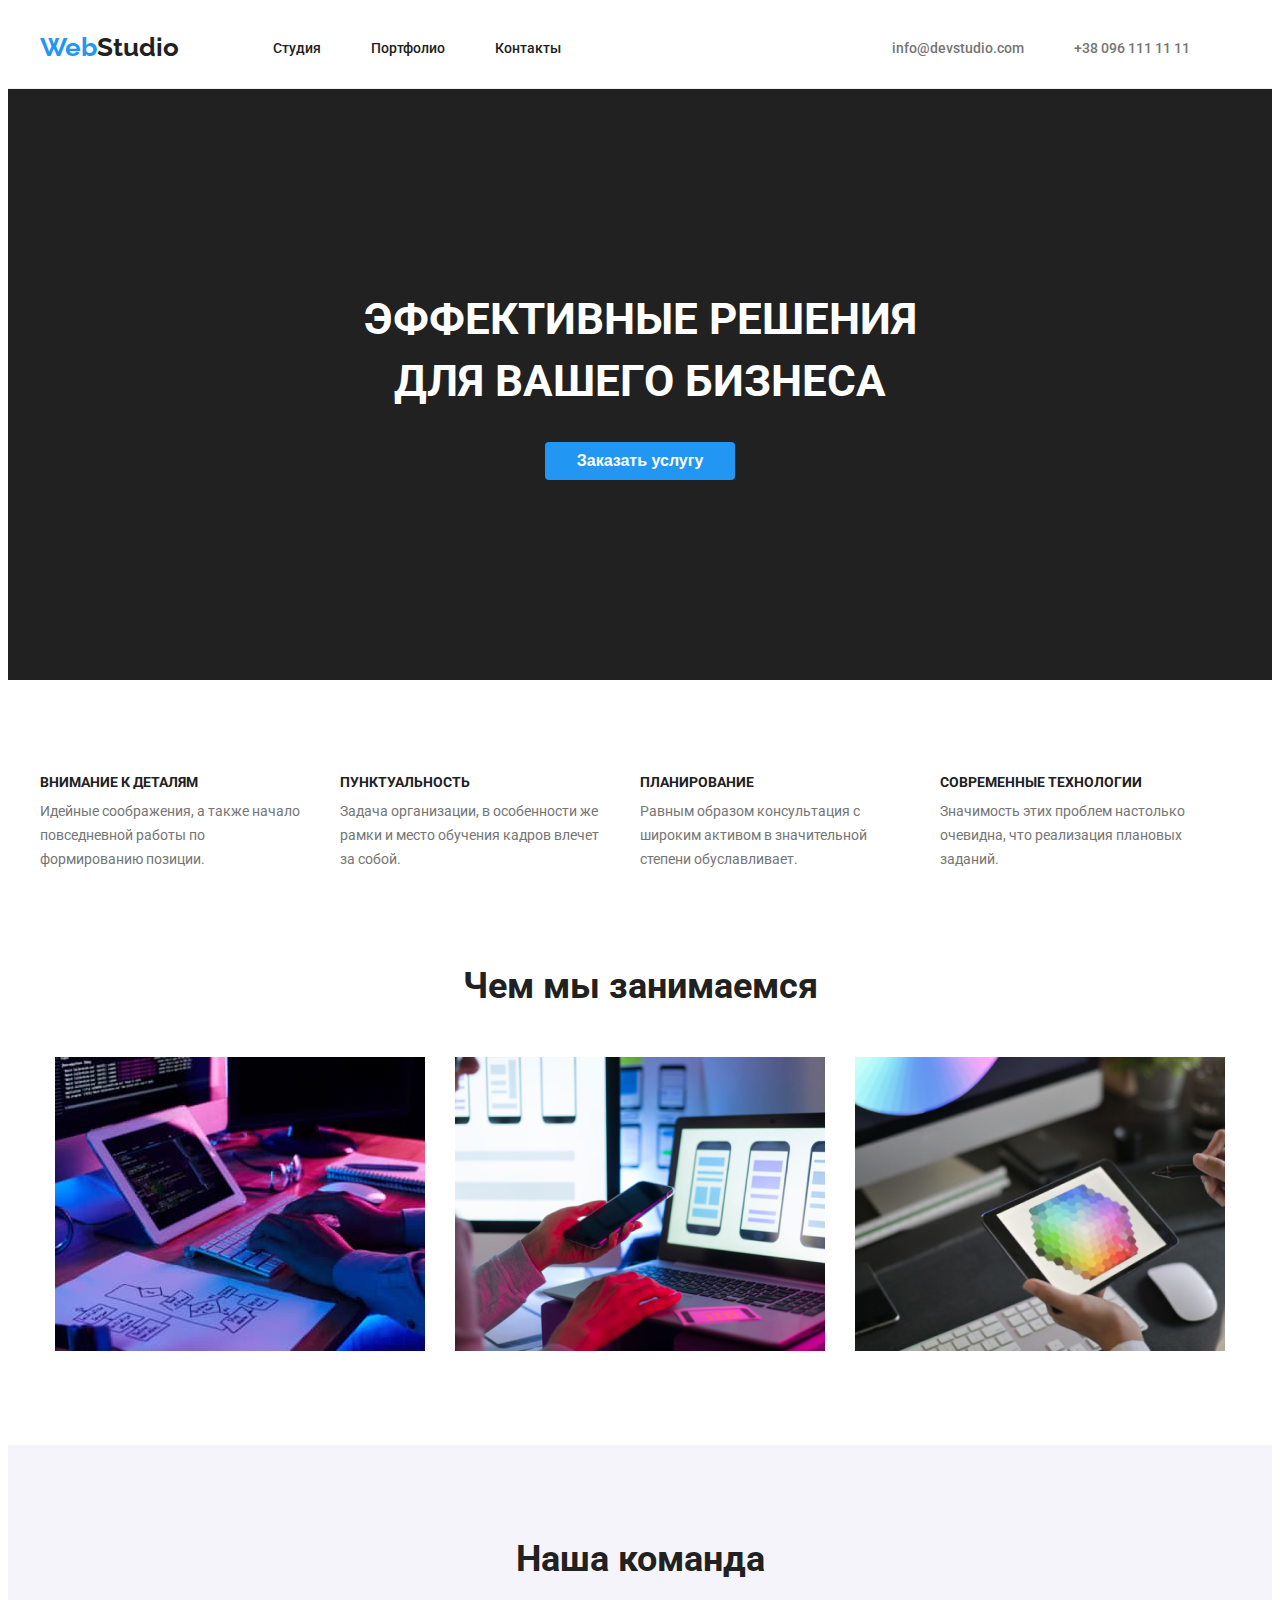
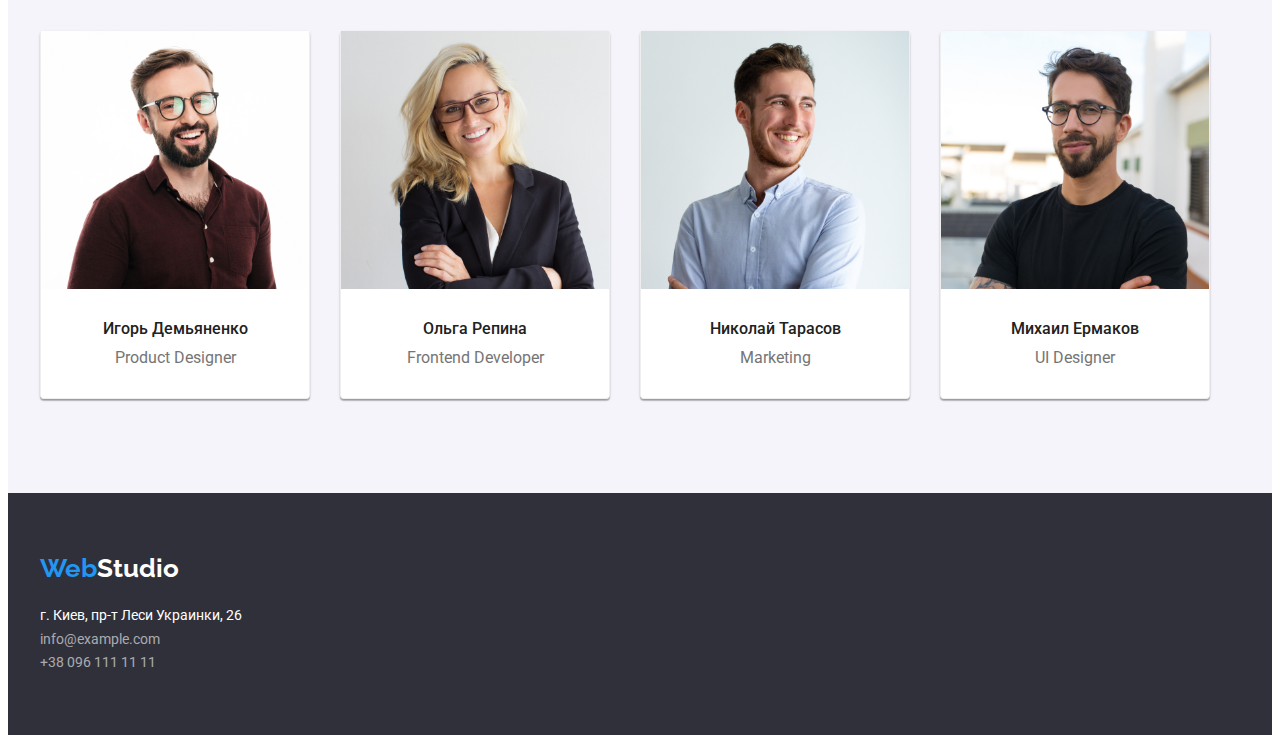
<file: index.html>
<!DOCTYPE html>
<html lang="ru">
  <head>
    <meta charset="UTF-8"/>
    <meta http-equiv="X-UA-Compatible" content="IE=edge"/>
    <meta name="viewport" content="width=device-width, initial-scale=1.0"/>
    <title>WebStudio</title>
    <link href="https://fonts.googleapis.com/css2?family=Raleway:wght@700&family=Roboto:wght@400;500;700;900&display=swap"
          rel="stylesheet">
    <link rel="preconnect" href="https://fonts.googleapis.com">
    <link rel="preconnect" href="https://fonts.gstatic.com" crossorigin>
    <link rel="stylesheet" href="https://cdnjs.cloudflare.com/ajax/libs/modern-normalize/1.0.0/modern-normalize.min.css"
      integrity="sha512-ISS7cAi1PEhQ8jnbJpJZMd29NlhNj4AWYyLOSp2CE/CsHxTCu+r+t0D2yoJudVrd0/8fTVPUVDzY5Tvli75u/g=="
      crossorigin="anonymous"/>
    <link rel="stylesheet" href="css/style.css"/>
  </head>
  <body>
      <header class="header">
        <div class="container">
         <a class="studio" href=""><span class="web">Web</span>Studio</a>
           <nav class="nav">
             <ul class="list">
                <li class="nav-list">
                    <a class="nav-info" href="./index.html">Студия</a>
                </li>
                <li class="nav-list">
                    <a class="nav-info" href="./portfolio.html">Портфолио</a>
                </li>
                <li class="nav-list">
                    <a class="nav-info" href="">Контакты</a>
                </li> 
             </ul>
           </nav>
            <ul class="list">
               <li>
                <a class="mail" href="mailto:info@devstudio.com">info@devstudio.com</a>
               </li>
               <li>
                <a class="tel" href="tel:+380961111111">+38 096 111 11 11</a>
               </li>
            </ul>
        </div>    
      </header>
      <main>
         <section class="hero">
            <h1 class="text-hero">Эффективные решения для вашего бизнеса</h1>
            <button class="button-hero" type="button">Заказать услугу</button>
         </section>
         <section class="info top-bottom">
        <div class="container">
             <h2 style="display:none">Особенности</h2>
          <ul class="list">
            <li class="list-info">
               <h3 class="title-info">Внимание к деталям</h3>
               <p class="paragraf-info">Идейные соображения, а также начало повседневной работы по формированию позиции.</p>
            </li>
            <li class="list-info">
               <h3 class="title-info">Пунктуальность</h3>
               <p class="paragraf-info">Задача организации, в особенности же рамки и место обучения кадров влечет за собой.</p>
            </li>
            <li class="list-info">
               <h3 class="title-info">Планирование</h3>
               <p class="paragraf-info">Равным образом консультация с широким активом в значительной степени обуславливает.</p>
            </li>
            <li class="list-info">
               <h3 class="title-info">Современные технологии</h3>
               <p class="paragraf-info">Значимость этих проблем настолько очевидна, что реализация плановых заданий.</p>
            </li>
          </ul>
        </div>
        </section>
          <section class=" work">
            <div class="container">
            <h2 class="title-section">Чем мы занимаемся</h2>
            <ul class="list">
                <li class="img-box">
                  <img src="./images/box-1.jpg" alt="Пример 1" width="370" height="295">
                </li>
                 <li class="img-box">
                  <img src="./images/box-2.jpg" alt="Пример 2" width="370" height="295">
                </li>
                 <li class="img-box">
                  <img src="./images/box-3.jpg" alt="Пример 3" width="370" height="295">
                </li>
            </ul>
            </div>
          </section>  
        <section class="people top-bottom">
          <div class="container">           
             <h2 class="title-section">Наша команда</h2>
            <ul class="list">
                <li class="people-card">
                   <img src="./images/team-card-1.jpg" alt="Игорь Демьяненко" width="270">
                  <div class="people-name">
                   <h3 class="name">Игорь Демьяненко</h3>
                   <p class="prof" lang="en">Product Designer</p>
                  </div>
                </li>
                <li class="people-card">
                    <img src="./images/team-card-2.jpg" alt="ОльгРепина " width="270">
                  <div class="people-name">
                    <h3 class="name">Ольга Репина</h3>
                    <p class="prof" lang="en">Frontend Developer</p>
                  </div> 
                </li>
                <li class="people-card">
                    <img src="./images/team-card-3.jpg"  alt="Николай Тарасов" width="270"> 
                  <div class="people-name">
                    <h3 class="name">Николай Тарасов</h3> 
                    <p class="prof" lang="en">Marketing</p>
                  </div>
                </li>
                <li class="people-card">
                    <img src="./images/team-card-4.jpg" alt="Михаил Ермаков" width="270">
                  <div class="people-name">
                    <h3 class="name">Михаил Ермаков</h3>
                    <p class="prof" lang="en">UI Designer</p>
                  </div>
                </li>
            </ul>
          </div>  
        </section>
      </main>
          <footer class="footer">
            <div class="container">
                 <a class="studio" href=""><span class="web">Web</span>Studio</a>
                <address class="address">
                    <p class="adres">г. Киев, пр-т Леси Украинки, 26</p>
                  <ul class="list">
                    <li class="footer-mail">
                       <a href="mailto:info@example.com">info@example.com</a>
                    </li>
                    <li class="footer-mail">
                      <a href="tel:+380961111111">+38 096 111 11 11</a>
                    </li>
                  </ul>
                </address>
            </div>
          </footer>
  </body>
</html>
</file>
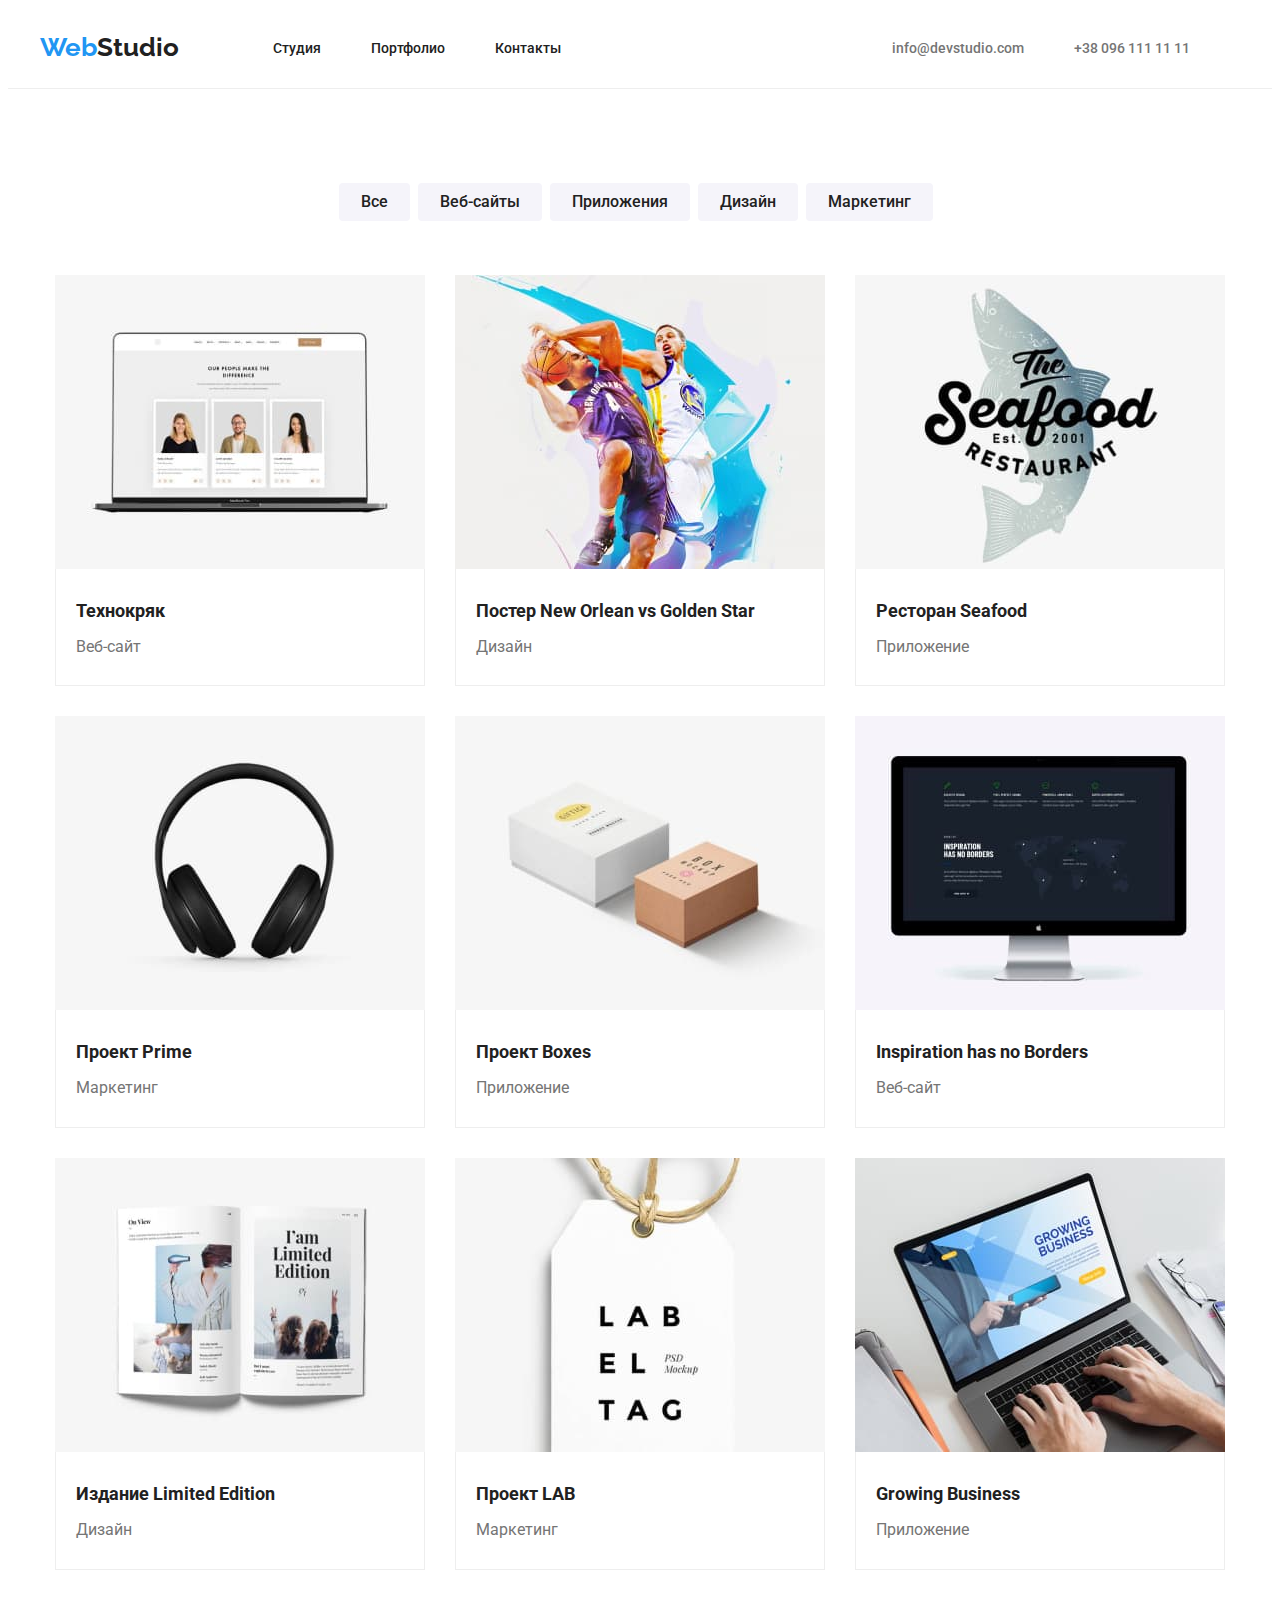
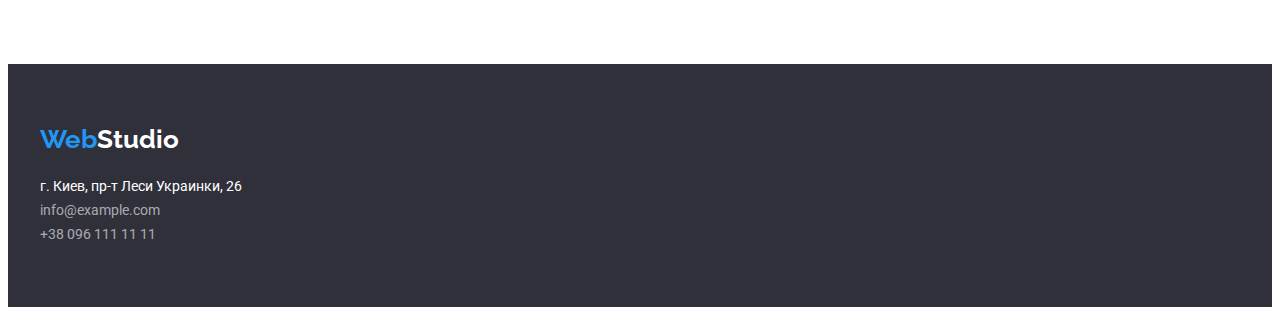
<file: portfolio.html>
<!DOCTYPE html>
<html lang="ru">
<head>
    <meta charset="UTF-8" />
    <meta http-equiv="X-UA-Compatible" content="IE=edge"/>
    <meta name="viewport" content="width=device-width, initial-scale=1.0"/>
    <title>WebStudio</title>
    <link href="https://fonts.googleapis.com/css2?family=Raleway:wght@700&family=Roboto:wght@400;500;700;900&display=swap"
          rel="stylesheet">
    <link rel="preconnect" href="https://fonts.googleapis.com">
    <link rel="preconnect" href="https://fonts.gstatic.com" crossorigin>
    <link rel="stylesheet" href="https://cdnjs.cloudflare.com/ajax/libs/modern-normalize/1.0.0/modern-normalize.min.css"
        integrity="sha512-ISS7cAi1PEhQ8jnbJpJZMd29NlhNj4AWYyLOSp2CE/CsHxTCu+r+t0D2yoJudVrd0/8fTVPUVDzY5Tvli75u/g=="
        crossorigin="anonymous" />
    <link rel="stylesheet" href="css/style.css"/>
</head>
<body>
<header class="header">
    <div class="container">
        <a class="studio" href=""><span class="web">Web</span>Studio</a>
        <nav class="nav">
            <ul class="list">
                <li class="nav-list">
                    <a class="nav-info" href="./index.html">Студия</a>
                </li>
                <li class="nav-list">
                    <a class="nav-info" href="./portfolio.html">Портфолио</a>
                </li>
                <li class="nav-list">
                    <a class="nav-info" href="">Контакты</a>
                </li>
            </ul>
        </nav>
        <ul class="list">
            <li>
                <a class="mail" href="mailto:info@devstudio.com">info@devstudio.com</a>
            </li>
            <li>
                <a class="tel" href="tel:+380961111111">+38 096 111 11 11</a>
            </li>
        </ul>
    </div>
</header>
    <main>
    <div class="container">
        <h1 style="display: none;">Портфолио</h1>
       <section class="section-portfolio">
           <h2 style="display: none;">Услуги</h2>    
        <ul class="list">
            <li class="list-portfolio">
              <button class="button-portfolio" type="button">Все</button>
            </li>
            <li class="list-portfolio">
              <button class="button-portfolio" type="button">Веб-сайты</button>
            </li>
            <li class="list-portfolio">
              <button class="button-portfolio" type="button">Приложения</button>
            </li>
            <li class="list-portfolio">
              <button class="button-portfolio" type="button">Дизайн</button>
            </li>
            <li class="list-portfolio">
              <button class="button-portfolio" type="button">Маркетинг</button>
            </li>
        </ul>
        </section>
      <section class="img-portfolio">
        <h2 style="display: none;">Информация</h2>
        <ul class="list">
            <li class ="img-list">
                <img src="./img-portfolio/img1.jpg" alt="Технокряк" width="370">
                <div class="content-portfolio">
                   <h3 class="title-portfolio">Технокряк</h3>
                   <p class="paragraf-portfolio">Веб-сайт</p>
                </div>
            </li>
            <li class ="img-list">
                <img src="./img-portfolio/img2.jpg" alt="Дизайн" width="370">
                <div class="content-portfolio">
                   <h3 class="title-portfolio">Постер <span lang="en">New Orlean vs Golden Star</span></h3>
                   <p class="paragraf-portfolio">Дизайн</p>
                </div>
            </li>
            <li class ="img-list">
                <img src="./img-portfolio/img3.jpg" alt="Приложение" width="370">
                <div class="content-portfolio">
                   <h3 class="title-portfolio">Ресторан <span lang="en">Seafood</span></h3>
                   <p class="paragraf-portfolio">Приложение</p>
                </div>
            </li>
            <li class ="img-list">
                <img src="./img-portfolio/img4.jpg" alt="Маркетинг" width="370">
                <div class="content-portfolio">
                   <h3 class="title-portfolio">Проект <span lang ="en">Prime</span></h3>
                   <p class="paragraf-portfolio">Маркетинг</p>
                </div>
            </li>
            <li class ="img-list">
                <img src="./img-portfolio/img5.jpg" alt="Приложение" width="370">
                <div class="content-portfolio">
                    <h3 class="title-portfolio">Проект <span lang="en">Boxes</span></h3>
                    <p class="paragraf-portfolio">Приложение</p>
                </div>
            </li>
            <li class ="img-list">
                <img src="./img-portfolio/img6.jpg" alt="Веб-сайт" width="370">
                <div class="content-portfolio">
                    <h3 class="title-portfolio" lang="en">Inspiration has no Borders</h3>
                    <p class="paragraf-portfolio">Веб-сайт</p>
                </div>
            </li>
            <li class ="img-list">
                <img src="./img-portfolio/img7.jpg" alt="Дизайн" width="370">
                <div class="content-portfolio">
                    <h3 class="title-portfolio">Издание <span lang="en">Limited Edition</span></h3>
                    <p class="paragraf-portfolio">Дизайн</p>
                </div>
            </li>
            <li class ="img-list">
                <img src="./img-portfolio/img8.jpg" alt="Маркетинг" width="370">
                <div class="content-portfolio">
                    <h3 class="title-portfolio">Проект <span lang="en">LAB</span></h3>
                    <p class="paragraf-portfolio">Маркетинг</p>
                </div>
            </li>
            <li class ="img-list">
                <img src="./img-portfolio/img9.jpg" alt="Приложение" width="370">
               <div class="content-portfolio">
                   <h3 class="title-portfolio" lang="en">Growing Business</h3>
                   <p class="paragraf-portfolio">Приложение</p>
               </div>
            </li>
        </ul>
        </section>
        </div>
      </main>
    <footer class="footer">
        <div class="container">
            <a class="studio" href=""><span class="web">Web</span>Studio</a>
            <address class="address">
                <p class="adres">г. Киев, пр-т Леси Украинки, 26</p>
                <ul class="list">
                    <li class="footer-mail">
                        <a href="mailto:info@example.com">info@example.com</a>
                    </li>
                    <li class="footer-mail">
                        <a href="tel:+380961111111">+38 096 111 11 11</a>
                    </li>
                </ul>
            </address>
        </div>
    </footer>
  </body>
</html>
</file>
<file: css/style.css>
:root {
  --primary-font-famili: 'Roboto', sans-serif;
  --secondary-font-famili: 'Raleway', sans-serif;
  --primary-text-color: #757575;
  --secondary-text-color: #212121;
  --footer-text-color: rgba(255, 255, 255, 0.6);
  --main-color: #ffffff;
  --accent-color: #2196f3;
}
body {
  font-family: var(--primary-font-famili);
  font-size: 14px;
  font-style: normal;
  color: var(--secondary-text-color);
}

a {
  text-decoration: none;
  color: var(--secondary-text-color);
}

h1,
h2,
h3,
p {
  margin-top: 0;
  margin-bottom: 0;
}

img {
  display: block;
  max-width: 100%;
  height: auto;
}
ul {
  margin-top: 0;
  margin-bottom: 0;
  padding-left: 0;
}
.container {
  width: 1200px;
  padding-left: 15px;
  padding-right: 15px;
  margin-left: auto;
  margin-right: auto;
}
.top-bottom {
  padding-top: 94px;
  padding-bottom: 94px;
}
/*hover,focus*/
.tel:focus,
.tel:hover,
.mail:focus,
.mail:hover,
.nav-info:focus,
.nav-info:hover {
  color: var(--accent-color);
}
.list {
  list-style-type: none;
}
.header {
  height: 80px;
}
.header div {
  display: flex;
  align-items: center;
}
.header ul {
  display: flex;
}
.nav-list {
  display: inline-block;
  padding-top: 31px;
  padding-bottom: 31px;
}
.nav-list:not(:last-child) {
  margin-right: 50px;
}
.title-section {
  margin-bottom: 50px;
  font-weight: bold;
  font-size: 36px;
  line-height: 42px;
  text-align: center;
  color: var(--secondary-text-color);
}
/* WebStudio */
.studio {
  padding-top: 24px;
  padding-bottom: 25px;
  margin-right: 94px;
  font-family: var(--secondary-font-famili);
  font-weight: bold;
  font-size: 26px;
  line-height: 1.2;
}
.web {
  color: var(--accent-color);
  font-weight: bold;
  font-size: 26px;
  line-height: 1.2;
}
/* Menu Nav */
.nav {
  margin-right: 331px;
  font-weight: 500;
  font-size: 14px;
  line-height: 16px;
}

/* E-mail */
.mail {
  margin-right: 50px;
  text-decoration: none;
  color: var(--primary-text-color);
  font-weight: 500;
  font-size: 14px;
}
.tel {
  text-decoration: none;
  color: var(--primary-text-color);
  font-weight: 500;
  font-size: 14px;
}

/*Герой*/
.hero {
  background: var(--secondary-text-color);
  padding: 200px 0;
}
.text-hero {
  text-transform: uppercase;
  max-width: 650px;
  margin: 0 auto;
  font-size: 44px;
  line-height: 1.4;
  text-align: center;
  color: var(--main-color);
}
/*button*/
.button-hero {
  display: flex;
  justify-content: center;
  margin-top: 30px;
  margin-left: auto;
  margin-right: auto;
  padding: 10px 32px;
  border-radius: 4px;
  border: none;
  font-weight: bold;
  font-size: 16px;
  color: var(--main-color);
  background: var(--accent-color);
}
.button-hero:hover,
.button-hero:focus {
  background: #188ce8;
}
.title-section {
  font-weight: bold;
  font-size: 36px;
  line-height: 1.16;
  text-align: center;
}
/*Особенности*/
.title-info {
  margin-bottom: 10px;
  font-weight: bold;
  font-size: 14px;
  line-height: 16px;
  text-transform: uppercase;
  color: var(--secondary-text-color);
}
.paragraf-info {
  width: 270px;
  font-weight: 400;
  font-size: 14px;
  line-height: 1.7;

  color: var(--primary-text-color);
}
.info .list {
  display: flex;
}
.list-info {
  width: 270px;
  margin-right: 30px;
}
/*Чем занимаемся*/
.work {
  padding-bottom: 94px;
}
.work .list {
  display: flex;
  margin-top: 50px;
}
.img-box:not(:last-child) {
  margin-right: 30px;
}
/*Наша команда*/
.people {
  background: #f5f4fa;
}
.people .name {
  text-align: center;
  font-weight: 500;
  font-size: 16px;
  line-height: 1.2;
}
.people ul {
  display: flex;
  margin-top: 50px;
}
.people-name {
  padding-top: 30px;
  padding-bottom: 30px;
}
.people-card {
  border-radius: 4px;
  box-shadow: 0px 1px 3px rgba(0, 0, 0, 0.12), 0px 1px 1px rgba(0, 0, 0, 0.14),
    0px 2px 1px rgba(0, 0, 0, 0.2);
}
.people-card:not(last-child) {
  margin-right: 30px;
  border: 1px solid;
  background: #fff;
  border-color: #eee;
  border-top: none;
}
.prof {
  text-align: center;
  margin-top: 10px;
  font-size: 16px;
  line-height: 1.2;
  color: var(--primary-text-color);
}
/*footer*/
.footer {
  padding-top: 60px;
  padding-bottom: 60px;
  background-color: #2f303a;
}
.footer .studio {
  font-family: var(--secondary-font-famili);
  font-weight: bold;
  font-size: 26px;
  line-height: 1.2;
  color: var(--main-color);
}
.adres {
  margin-top: 20px;
  font-weight: 400;
  font-style: normal;
  font-size: 14px;
  line-height: 1.7;
  color: var(--main-color);
}
.footer-mail .adres {
  margin-bottom: 9px;
}
.address a {
  font-style: normal;
  font-weight: 400;
  font-size: 14px;
  line-height: 1.7;
  color: var(--footer-text-color);
}
/*ПОРТФОЛИО*/
.button-portfolio {
  font-family: inherit;
  padding: 6px 22px;
  cursor: pointer;
  border: none;
  font-weight: 500;
  font-size: 16px;
  line-height: 1.6;
  text-align: center;
  background: #f5f4fa;
  color: var(--secondary-text-color);
  border-radius: 4px;
}
.button-portfolio:focus,
.button-portfolio:hover {
  color: var(--main-color);
  background: var(--accent-color);
}
.title-portfolio {
  font-weight: 700;
  font-size: 18px;
  line-height: 2;
  color: var(--secondary-text-color);
}
.paragraf-portfolio {
  font-size: 16px;
  line-height: 1.8;
  color: var(--primary-text-color);
  margin-top: 4px;
}
.section-portfolio .list {
  display: flex;
  padding-top: 94px;
  padding-bottom: 54px;
}
.list {
  justify-content: center;
}
.list-portfolio {
  margin-right: 8px;
}
.img-portfolio {
  padding-bottom: 94px;
}
.img-portfolio .list {
  display: flex;
  flex-wrap: wrap;
  margin-left: -30px;
  margin-top: -30px;
}
.img-list {
  margin-left: 30px;
  margin-top: 30px;
}
.content-portfolio {
  padding: 24px 20px;
  border: 1px solid;
  border-color: #eeeeee;
  border-top: none;
}
.header {
  border-bottom: 1px solid;
  border-color: #eeeeee;
}
</file>
